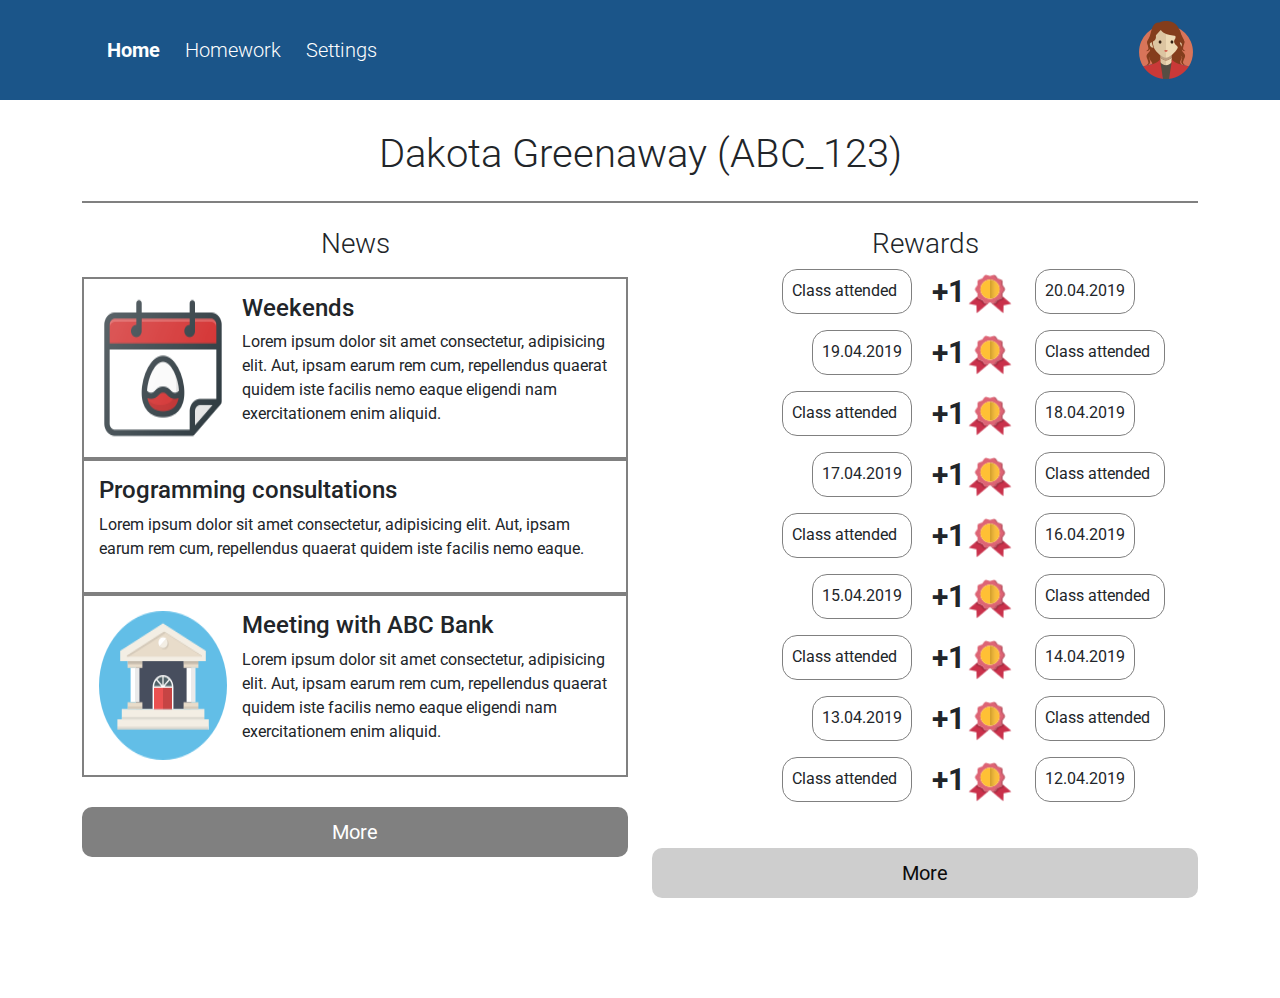
<file: page 1/index.html>
<!DOCTYPE html>
<html lang="en">

<head>
    <link rel="stylesheet" href="https://cdn.jsdelivr.net/npm/bootstrap@5.2.2/dist/css/bootstrap.min.css">
    <link rel="preconnect" href="https://fonts.googleapis.com">
    <link rel="preconnect" href="https://fonts.gstatic.com" crossorigin>
    <link
        href="https://fonts.googleapis.com/css2?family=Roboto:ital,wght@0,100;0,300;0,400;0,500;0,700;0,900;1,100;1,300;1,400;1,500;1,700;1,900&display=swap"
        rel="stylesheet">
    <link rel="stylesheet" href="style/style.css">
    <meta charset="UTF-8">
    <meta http-equiv="X-UA-Compatible" content="IE=edge">
    <meta name="viewport" content="width=device-width, initial-scale=1.0">
    <title>Home</title>
</head>

<body>
    <header>
        <div class="container">
            <div class="row">
                <div class="col-6 header__menu">
                    <a class="header__menu_active" target="_blank" href="#">Home</a>
                    <a target="_blank" href="#">Homework</a>
                    <a target="_blank" href="#">Settings</a>
                </div>
                <div class="col-6 d-flex justify-content-end">
                    <img src="img/logo.png" alt="">
                </div>
            </div>
        </div>
    </header>
    <section>
        <h1 class="main__tittle">Dakota Greenaway (ABC_123)</h1>
    </section>
    <section class="line">
        <div class="container">
            <div class="row">
                <div class="col-12">
                    <div class="main__line"></div>
                </div>
            </div>
        </div>
    </section>
    <section>
        <div class="container mt-4">
            <div class="row">
                <div class="col-6">
                    <h3 class="text-center mb-3">News</h3>
                    <div class="news__body">
                        <div class="d-flex">
                            <img class="img img-fluid" src="img/holiday.png" alt="">
                            <div class="d-block">
                                <h4>Weekends</h4>
                                <p>Lorem ipsum dolor sit amet consectetur, adipisicing elit. Aut, ipsam earum rem cum,
                                    repellendus quaerat quidem iste facilis nemo eaque eligendi nam exercitationem enim
                                    aliquid.</p>
                            </div>
                        </div>
                    </div>
                    <div class="news__body">
                        <h4>Programming consultations </h4>
                        <p>Lorem ipsum dolor sit amet consectetur, adipisicing elit. Aut, ipsam earum rem cum,
                            repellendus quaerat quidem iste facilis nemo eaque.</p>
                    </div>
                    <div class="news__body">
                        <div class="d-flex">
                            <img class="img img-fluid" src="img/bank.png" alt="">
                            <div class="d-block">
                                <h4>Meeting with ABC Bank</h4>
                                <p>Lorem ipsum dolor sit amet consectetur, adipisicing elit. Aut, ipsam earum rem cum,
                                    repellendus quaerat quidem iste facilis nemo eaque eligendi nam exercitationem enim
                                    aliquid.</p>
                            </div>
                        </div>
                    </div>
                    <a class="news__btn d-flex justify-content-center" target="_blank" href="#">
                        <p class="news__btn_text mb-0">More</p>
                    </a>
                </div>
                <div class="col-6">
                    <h3 class="text-center">Rewards</h3>
                    <div class="sms__main_body">
                        <div class="d-flex">
                            <p class="sms__body_one">Class attended</p>
                            <div class="item d-flex">
                                <p class="sms__text">+1</p>
                                <img class="sms__img" src="img/badge.png" alt="">
                            </div>
                            <p class="sms__body_next">20.04.2019</p>
                        </div>
                        <div class="sms__body d-flex">
                            <p class="sms__body_next">19.04.2019</p>
                            <div class="item d-flex">
                                <p class="sms__text">+1</p>
                                <img class="sms__img" src="img/badge.png" alt="">
                            </div>
                            <p class="sms__body_one">Class attended</p>
                        </div>
                        <div class="d-flex">
                            <p class="sms__body_one">Class attended</p>
                            <div class="item d-flex">
                                <p class="sms__text">+1</p>
                                <img class="sms__img" src="img/badge.png" alt="">
                            </div>
                            <p class="sms__body_next">18.04.2019</p>
                        </div>
                        <div class="sms__body d-flex">
                            <p class="sms__body_next">17.04.2019</p>
                            <div class="item d-flex">
                                <p class="sms__text">+1</p>
                                <img class="sms__img" src="img/badge.png" alt="">
                            </div>
                            <p class="sms__body_one">Class attended</p>
                        </div>
                        <div class="d-flex">
                            <p class="sms__body_one">Class attended</p>
                            <div class="item d-flex">
                                <p class="sms__text">+1</p>
                                <img class="sms__img" src="img/badge.png" alt="">
                            </div>
                            <p class="sms__body_next">16.04.2019</p>
                        </div>
                        <div class="sms__body d-flex">
                            <p class="sms__body_next">15.04.2019</p>
                            <div class="item d-flex">
                                <p class="sms__text">+1</p>
                                <img class="sms__img" src="img/badge.png" alt="">
                            </div>
                            <p class="sms__body_one">Class attended</p>
                        </div>
                        <div class="d-flex">
                            <p class="sms__body_one">Class attended</p>
                            <div class="item d-flex">
                                <p class="sms__text">+1</p>
                                <img class="sms__img" src="img/badge.png" alt="">
                            </div>
                            <p class="sms__body_next">14.04.2019</p>
                        </div>
                        <div class="sms__body d-flex">
                            <p class="sms__body_next">13.04.2019</p>
                            <div class="item d-flex">
                                <p class="sms__text">+1</p>
                                <img class="sms__img" src="img/badge.png" alt="">
                            </div>
                            <p class="sms__body_one">Class attended</p>
                        </div>
                        <div class="d-flex">
                            <p class="sms__body_one">Class attended</p>
                            <div class="item d-flex">
                                <p class="sms__text">+1</p>
                                <img class="sms__img" src="img/badge.png" alt="">
                            </div>
                            <p class="sms__body_next">12.04.2019</p>
                        </div>
                    </div>
                    <a class="sms__btn d-flex justify-content-center" target="_blank" href="#">
                        <p class="sms__btn_text mb-0">More</p>
                    </a>
                </div>
            </div>
        </div>
    </section>

</body>

</html>
</file>
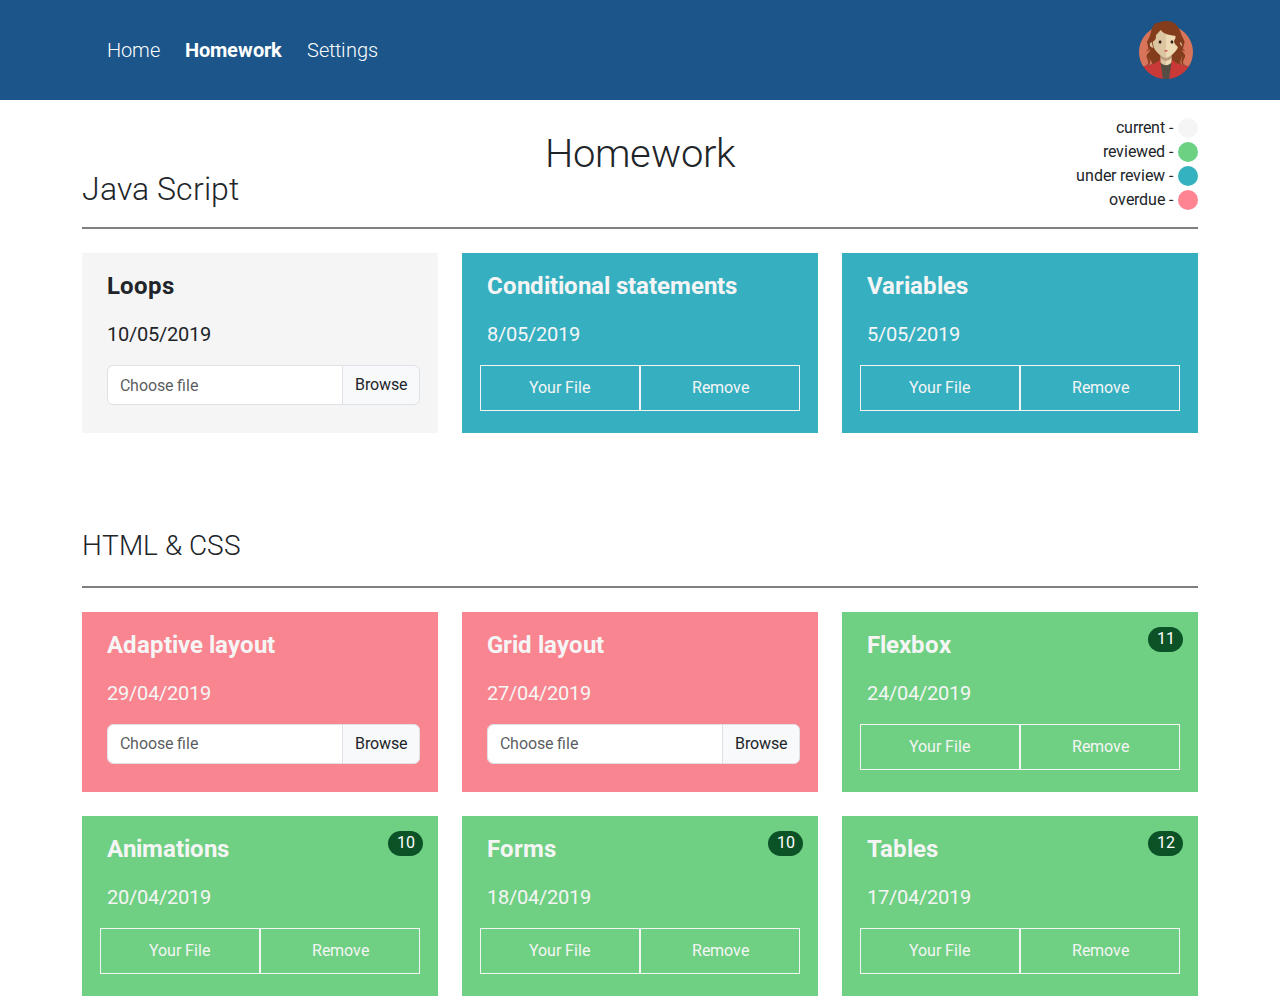
<file: page2/index.html>
<!DOCTYPE html>
<html lang="en">

<head>
    <link rel="stylesheet" href="https://cdn.jsdelivr.net/npm/bootstrap@5.2.2/dist/css/bootstrap.min.css">
    <link rel="preconnect" href="https://fonts.googleapis.com">
    <link rel="preconnect" href="https://fonts.gstatic.com" crossorigin>
    <link
        href="https://fonts.googleapis.com/css2?family=Roboto:ital,wght@0,100;0,300;0,400;0,500;0,700;0,900;1,100;1,300;1,400;1,500;1,700;1,900&display=swap"
        rel="stylesheet">
    <link rel="stylesheet" href="style/style.css">
    <meta charset="UTF-8">
    <meta http-equiv="X-UA-Compatible" content="IE=edge">
    <meta name="viewport" content="width=device-width, initial-scale=1.0">
    <title>Homework</title>
</head>

<body>
    <header>
        <div class="container">
            <div class="row">
                <div class="col-6 header__menu">
                    <a target="_blank" href="#">Home</a>
                    <a class="header__menu_active" target="_blank" href="#">Homework</a>
                    <a target="_blank" href="#">Settings</a>
                </div>
                <div class="col-6 d-flex justify-content-end">
                    <img src="img/logo.png" alt="">
                </div>
            </div>
        </div>
    </header>
    <section>
        <div class="container">
            <div class="row">
                <div class="col-4">
                    <h2 class="java d-flex align-items-end">Java Script</h2>
                </div>
                <div class="col-4">
                    <h1 class="main__tittle d-flex justify-content-center">Homework</h1>
                </div>
                <div class="col-4 mt-3">
                    <div class="d-flex align-items-center justify-content-end">
                        <div>current - </div>
                        <div class="rect1"></div>
                    </div>
                    <div class="d-flex align-items-center justify-content-end">
                        <div>reviewed - </div>
                        <div class="rect2"></div>
                    </div>
                    <div class="d-flex align-items-center justify-content-end">
                        <div>under review - </div>
                        <div class="rect3"></div>
                    </div>
                    <div class="d-flex align-items-center justify-content-end">
                        <div>overdue - </div>
                        <div class="rect4"></div>
                    </div>
                </div>
            </div>
        </div>
    </section>
    <section class="line">
        <div class="container">
            <div class="row">
                <div class="col-12">
                    <div class="main__line"></div>
                </div>
            </div>
        </div>
    </section>
    <section>
        <div class="container">
            <div class="row mt-4">
                <div class="col-4">
                    <div class="body__first">
                        <p class="body__first_title">Loops</p>
                        <p class="body__first_subtitle">10/05/2019</p>
                        <div class="input-group mt-3">
                            <input type="text" class="form-control" placeholder="Choose file"
                                aria-describedby="basic-addon2">
                            <span class="input-group-text" id="basic-addon2">Browse</span>
                        </div>
                    </div>
                </div>
                <div class="col-4">
                    <div class="body__next">
                        <p class="body__next_title">Conditional statements</p>
                        <p class="body__next_subtitle">8/05/2019</p>
                        <div class="body__next_btns d-flex justify-content-center mt-3">
                            <a class="body__next_btns-buttonone" target="_blank" href="#">Your File</a>
                            <a class="body__next_btns-buttontwo" target="_blank" href="#">Remove</a>
                        </div>
                    </div>
                </div>
                <div class="col-4">
                    <div class="body__next">
                        <p class="body__next_title">Variables</p>
                        <p class="body__next_subtitle">5/05/2019</p>
                        <div class="body__next_btns d-flex justify-content-center mt-3">
                            <a class="body__next_btns-buttonone" target="_blank" href="#">Your File</a>
                            <a class="body__next_btns-buttontwo" target="_blank" href="#">Remove</a>
                        </div>
                    </div>
                </div>
            </div>
        </div>
    </section>
    <section class="mt-5">
        <div class="container pt-5">
            <div class="row">
                <div class="col-4">
                    <h3>HTML & CSS</h3>
                </div>
                <div class="col-12">
                    <div class="main__line"></div>
                </div>

                <div class="col-4 mt-4">
                    <div class="body__info">
                        <p class="body__next_title">Adaptive layout</p>
                        <p class="body__next_subtitle">29/04/2019</p>
                        <div class="input-group mt-3">
                            <input type="text" class="form-control" placeholder="Choose file"
                                aria-describedby="basic-addon2">
                            <span class="input-group-text" id="basic-addon2">Browse</span>
                        </div>
                    </div>
                </div>
                <div class="col-4 mt-4">
                    <div class="body__info">
                        <p class="body__next_title">Grid layout</p>
                        <p class="body__next_subtitle">27/04/2019</p>
                        <div class="input-group mt-3">
                            <input type="text" class="form-control" placeholder="Choose file"
                                aria-describedby="basic-addon2">
                            <span class="input-group-text" id="basic-addon2">Browse</span>
                        </div>
                    </div>
                </div>
                <div class="col-4 mt-4">
                    <div class="body__nextinfo">
                        <p class="body__next_title">Flexbox</p>
                        <div class="body__next_icon">11</div>
                        <p class="body__next_subtitle">24/04/2019</p>
                        <div class="body__next_btns d-flex justify-content-center mt-3">
                            <a class="body__next_btns-buttonone" target="_blank" href="#">Your File</a>
                            <a class="body__next_btns-buttontwo" target="_blank" href="#">Remove</a>
                        </div>
                    </div>
                </div>
                <div class="col-4 mt-4">
                    <div class="body__nextinfo">
                        <p class="body__next_title">Animations</p>
                        <div class="body__next_icon">10</div>
                        <p class="body__next_subtitle">20/04/2019</p>
                        <div class="body__next_btns d-flex justify-content-center mt-3">
                            <a class="body__next_btns-buttonone" target="_blank" href="#">Your File</a>
                            <a class="body__next_btns-buttontwo" target="_blank" href="#">Remove</a>
                        </div>
                    </div>
                </div>
                <div class="col-4 mt-4">
                    <div class="body__nextinfo">
                        <p class="body__next_title">Forms</p>
                        <div class="body__next_icon">10</div>
                        <p class="body__next_subtitle">18/04/2019</p>
                        <div class="body__next_btns d-flex justify-content-center mt-3">
                            <a class="body__next_btns-buttonone" target="_blank" href="#">Your File</a>
                            <a class="body__next_btns-buttontwo" target="_blank" href="#">Remove</a>
                        </div>
                    </div>
                </div>
                <div class="col-4 mt-4">
                    <div class="body__nextinfo">
                        <p class="body__next_title">Tables</p>
                        <div class="body__next_icon">12</div>
                        <p class="body__next_subtitle">17/04/2019</p>
                        <div class="body__next_btns d-flex justify-content-center mt-3">
                            <a class="body__next_btns-buttonone" target="_blank" href="#">Your File</a>
                            <a class="body__next_btns-buttontwo" target="_blank" href="#">Remove</a>
                        </div>
                    </div>
                </div>
            </div>
        </div>
    </section>


</body>

</html>
</file>
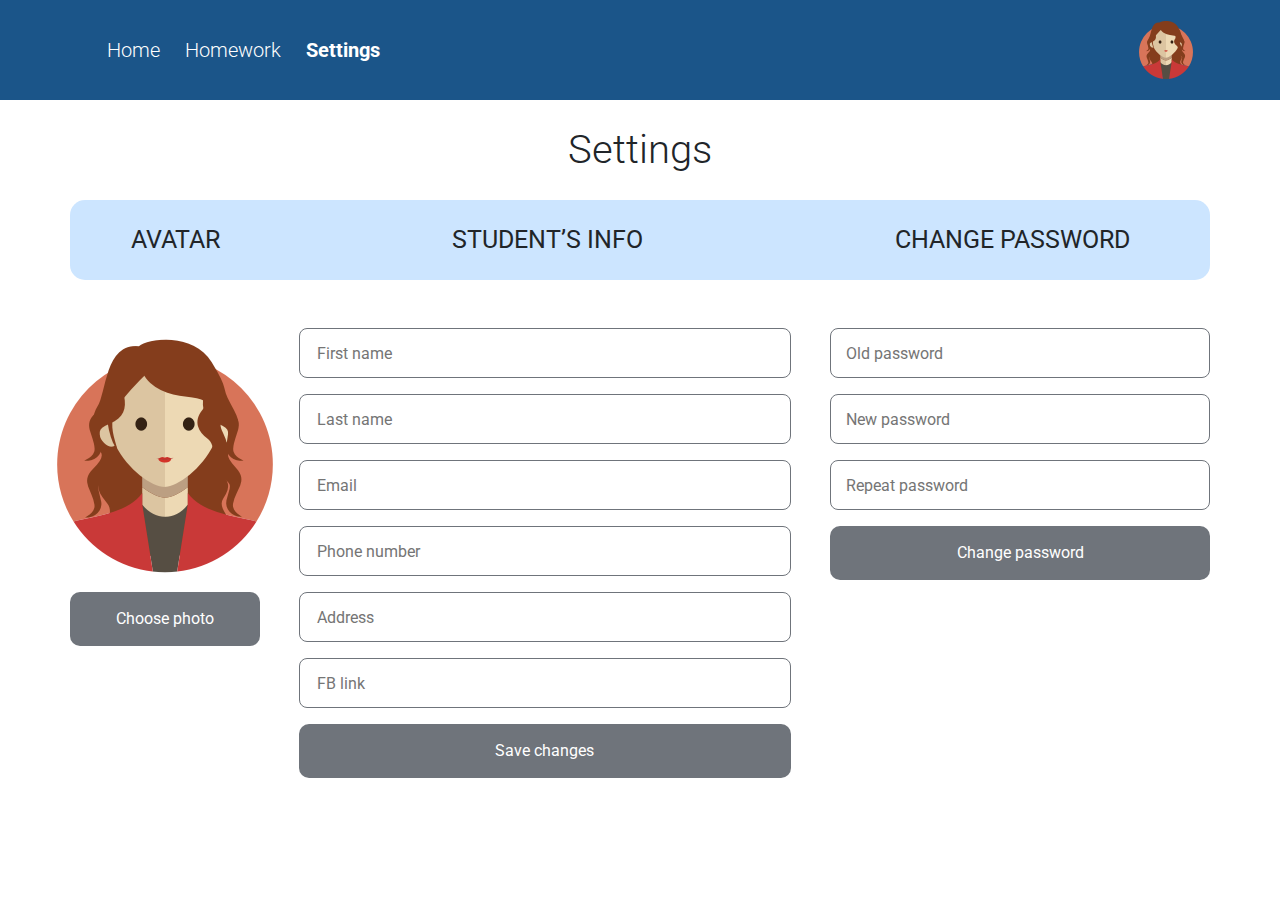
<file: page3/index.html>
<!DOCTYPE html>
<html lang="en">

<head>
    <link rel="stylesheet" href="https://cdn.jsdelivr.net/npm/bootstrap@5.2.2/dist/css/bootstrap.min.css">
    <link rel="preconnect" href="https://fonts.googleapis.com">
    <link rel="preconnect" href="https://fonts.gstatic.com" crossorigin>
    <link
        href="https://fonts.googleapis.com/css2?family=Roboto:ital,wght@0,100;0,300;0,400;0,500;0,700;0,900;1,100;1,300;1,400;1,500;1,700;1,900&display=swap"
        rel="stylesheet">
    <link rel="stylesheet" href="style/style.css">
    <meta charset="UTF-8">
    <meta http-equiv="X-UA-Compatible" content="IE=edge">
    <meta name="viewport" content="width=device-width, initial-scale=1.0">
    <title>Settings</title>
</head>

<body>
    <header>
        <div class="container">
            <div class="row">
                <div class="col-6 header__menu">
                    <a target="_blank" href="#">Home</a>
                    <a target="_blank" href="#">Homework</a>
                    <a class="header__menu_active" target="_blank" href="#">Settings</a>
                </div>
                <div class="col-6 d-flex justify-content-end">
                    <img src="img/logo.png" alt="">
                </div>
            </div>
        </div>
    </header>
    <section>
        <div class="container">
            <div class="row">
                <div class="col-12 text-center main__title">Settings</div>
            </div>
        </div>
    </section>
    <section>
        <div class="container">
            <div class="row">
                <div class="col-12 titles d-flex align-items-center">
                    <div class="col-2 text-center">AVATAR</div>
                    <div class="col-6 text-center">STUDENT’S INFO
                    </div>
                    <div class="col-4 text-center">CHANGE PASSWORD</div>
                </div>
            </div>
        </div>
    </section>
    <section>
        <div class="container">
            <div class="row">
                <div class="col-2 mt-5">
                    <a target="_blank" href="#" class="d-flex justify-content-center"><img src="img/av_256.png"
                            alt=""></a>
                    <a target="_blank" href="#" class="avatar__button d-flex justify-content-center mt-2">Choose
                        photo</a>
                </div>
                <div class="col-6">
                    <form class="mt-5 d-flex justify-content-center">
                        <input placeholder="First name" type="text">
                    </form>
                    <form class="mt-3 d-flex justify-content-center">
                        <input placeholder="Last name" type="text">
                    </form>
                    <form class="mt-3 d-flex justify-content-center">
                        <input placeholder="Email" type="email">
                    </form>
                    <form class="mt-3 d-flex justify-content-center">
                        <input placeholder="Phone number" type="tel">
                    </form>
                    <form class="mt-3 d-flex justify-content-center">
                        <input placeholder="Address" type="text">
                    </form>
                    <form class="mt-3 d-flex justify-content-center">
                        <input placeholder="FB link" type="text">
                    </form>
                    <span class="d-flex justify-content-center">
                        <a target="_blank" href="#" class="student__button d-flex justify-content-center mt-3">Save
                            changes</a>
                    </span>
                </div>
                <div class="col-4">
                    <form class="mt-5 d-flex justify-content-center">
                        <input placeholder="Old password" type="password">
                    </form>
                    <form class="mt-3 d-flex justify-content-center">
                        <input placeholder="New password" type="password">
                    </form>
                    <form class="mt-3 d-flex justify-content-center">
                        <input placeholder="Repeat password" type="password">
                    </form>
                    <span class="d-flex justify-content-center">
                        <a target="_blank" href="#" class="password__button d-flex justify-content-center mt-3">Change
                            password</a>
                    </span>
                </div>
            </div>
        </div>
    </section>
</body>

</html>
</file>
<file: page 1/style/style.css>
body {
    font-family: 'Roboto', sans-serif;
}

header {
    display: flex;
    align-items: center;
    background-color: #1B5589;
    height: 100px;
    width: 100%;
}

a {
    text-decoration: none;
}

.header__menu {
    display: flex;
    align-items: center;
}

.header__menu a {
    color: white;
    font-size: 20px;
    font-weight: 300;
    margin-left: 25px;
}

.header__menu_active {
    color: white;
    font-size: 20px;
    font-weight: 700 !important;
}

.main__tittle {
    text-align: center;
    font-weight: 300;
    margin-top: 30px;
}

.main__line {
    margin-top: 15px;
    border: grey 0.5px solid;
}

h3 {
    font-weight: 300;
}

.news__body {
    padding: 15px;
    border: grey 2px solid;
}

.img {
    padding-right: 15px;
}

.news__btn {
    margin-top: 30px;
    margin-bottom: 100px;
    background-color: grey;
    padding: 10px 50px;
    border-radius: 10px;
}

.news__btn_text {
    font-size: 20px;
    color: white;
}

.sms__body_one {
    border: 1px gray solid;
    padding: 9px;
    width: 130px;
    border-radius: 15px;
}

.sms__body_next {
    border: 1px gray solid;
    padding: 9px;
    width: 100px;
    border-radius: 15px;
}

.item {
    margin: 0px 20px;
}

.sms__text {
    font-size: 30px;
    font-weight: 700;
}

.sms__img {
    height: 50px;
    width: 50px;
}

.sms__body {
    margin-left: 30px;
}

.sms__main_body {
    margin-left: 130px;
}

.sms__btn {
    margin-top: 30px;
    margin-bottom: 100px;
    background-color: rgb(206, 206, 206);
    padding: 10px 50px;
    border-radius: 10px;
}

.sms__btn_text {
    font-size: 20px;
    color: rgb(12, 12, 12);
}
</file>
<file: page2/style/style.css>
body {
    font-family: 'Roboto', sans-serif;
}

header {
    display: flex;
    align-items: center;
    background-color: #1B5589;
    height: 100px;
    width: 100%;
}

a {
    text-decoration: none;
}

.header__menu {
    display: flex;
    align-items: center;
}

.header__menu a {
    color: white;
    font-size: 20px;
    font-weight: 300;
    margin-left: 25px;
}

.header__menu_active {
    color: white;
    font-size: 20px;
    font-weight: 700 !important;
}

.main__tittle {
    text-align: center;
    font-weight: 300;
    margin-top: 30px;
}

.main__line {
    margin-top: 15px;
    border: grey 0.5px solid;
    width: 100%;
}

h3 {
    font-weight: 300;
}

.java {
    font-weight: 300;
    margin-top: 70px;
    margin-bottom: 0;
}

.rect1 {
    width: 20px;
    height: 20px;
    border-radius: 50%;
    background-color: #F5F5F5;
    margin-left: 5px;
}

.rect2 {
    width: 20px;
    height: 20px;
    border-radius: 50%;
    background-color: #6CD182;
    margin-left: 5px;
}

.rect3 {
    width: 20px;
    height: 20px;
    border-radius: 50%;
    background-color: #34B2BF;
    margin-left: 5px;
}

.rect4 {
    width: 20px;
    height: 20px;
    border-radius: 50%;
    background-color: #FE8491;
    margin-left: 5px;
}

.body__first {
    background-color: #F5F5F5;
    width: 100%;
    height: 180px;
}

.body__info {
    background-color: #F98590;
    width: 100%;
    height: 180px;
}

.body__nextinfo {
    position: relative;
    background-color: #6FD083;
    width: 100%;
    height: 180px;
}

.body__next {
    background-color: #36B0C1;
    width: 100%;
    height: 180px;
}

.body__next_icon {
    position: absolute;
    right: 15px;
    top: 15px;
    display: flex;
    align-items: center;
    justify-content: center;
    border-radius: 25px;
    background-color: #0b5327;
    width: 35px;
    height: 25px;
    color: white;
}

.body__first_title {
    font-size: 24px;
    font-weight: 700;
    padding: 15px 25px 0px 25px;
    margin-bottom: 0;
}

input {
    height: 40px;
    margin: 0px 0px 0px 25px;
}

.input-group {
    width: 95%;
}

.body__first_btn {
    background-color: gray;
    color: black;
    padding: 10px 25px;
}

.body__first_subtitle {
    font-size: 20px;
    padding: 15px 25px 0px 25px;
    margin-bottom: 0;
}

.body__next_title {
    font-size: 24px;
    font-weight: 700;
    padding: 15px 25px 0px 25px;
    margin-bottom: 0;
    color: #F5F5F5;
}

.body__next_subtitle {
    font-size: 20px;
    padding: 15px 25px 0px 25px;
    margin-bottom: 0;
    color: #F5F5F5;
}

.body__next_btns-buttonone {
    display: flex;
    justify-content: center;
    border: #F5F5F5 0.5px solid;
    width: 45%;
    padding: 10px 20px;
    color: #F5F5F5;
}

.body__next_btns-buttontwo {
    display: flex;
    justify-content: center;
    border: #F5F5F5 0.5px solid;
    width: 45%;
    padding: 10px 20px;
    color: #F5F5F5;
}
</file>
<file: page3/style/style.css>
body {
    font-family: 'Roboto', sans-serif;
}

header {
    display: flex;
    align-items: center;
    background-color: #1B5589;
    height: 100px;
    width: 100%;
}

a {
    text-decoration: none;
}

.header__menu {
    display: flex;
    align-items: center;
}

.header__menu a {
    color: white;
    font-size: 20px;
    font-weight: 300;
    margin-left: 25px;
}

.header__menu_active {
    color: white;
    font-size: 20px;
    font-weight: 700 !important;
}


.main__title {
    font-weight: 300;
    font-size: 40px;
    margin: 20px 0px 20px;
}

.titles {
    background-color: #CCE5FF;
    height: 80px;
    width: 100%;
    border-radius: 15px;
    font-size: 25px;
}

.avatar__button {
    padding: 15px 15px;
    background-color: #6F747B;
    color: white;
    border-radius: 10px;
}

.student__button {
    padding: 15px 15px;
    background-color: #6F747B;
    color: white;
    border-radius: 10px;
    width: 90%;
}

.password__button {
    padding: 15px 15px;
    background-color: #6F747B;
    color: white;
    border-radius: 10px;
    width: 100%;
    margin-right: 0px;
}

input {
    border-radius: 8px;
    border: #6F747B 1px solid;
}

input::placeholder {
    padding-left: 15px;
}

.col-2 {
    padding: 0;
}

.col-4 {
    padding: 0;
}

.col-6 input {
    width: 90%;
    height: 50px;
}

.col-4 input {
    width: 100%;
    padding: 0;
    height: 50px;
}
</file>
